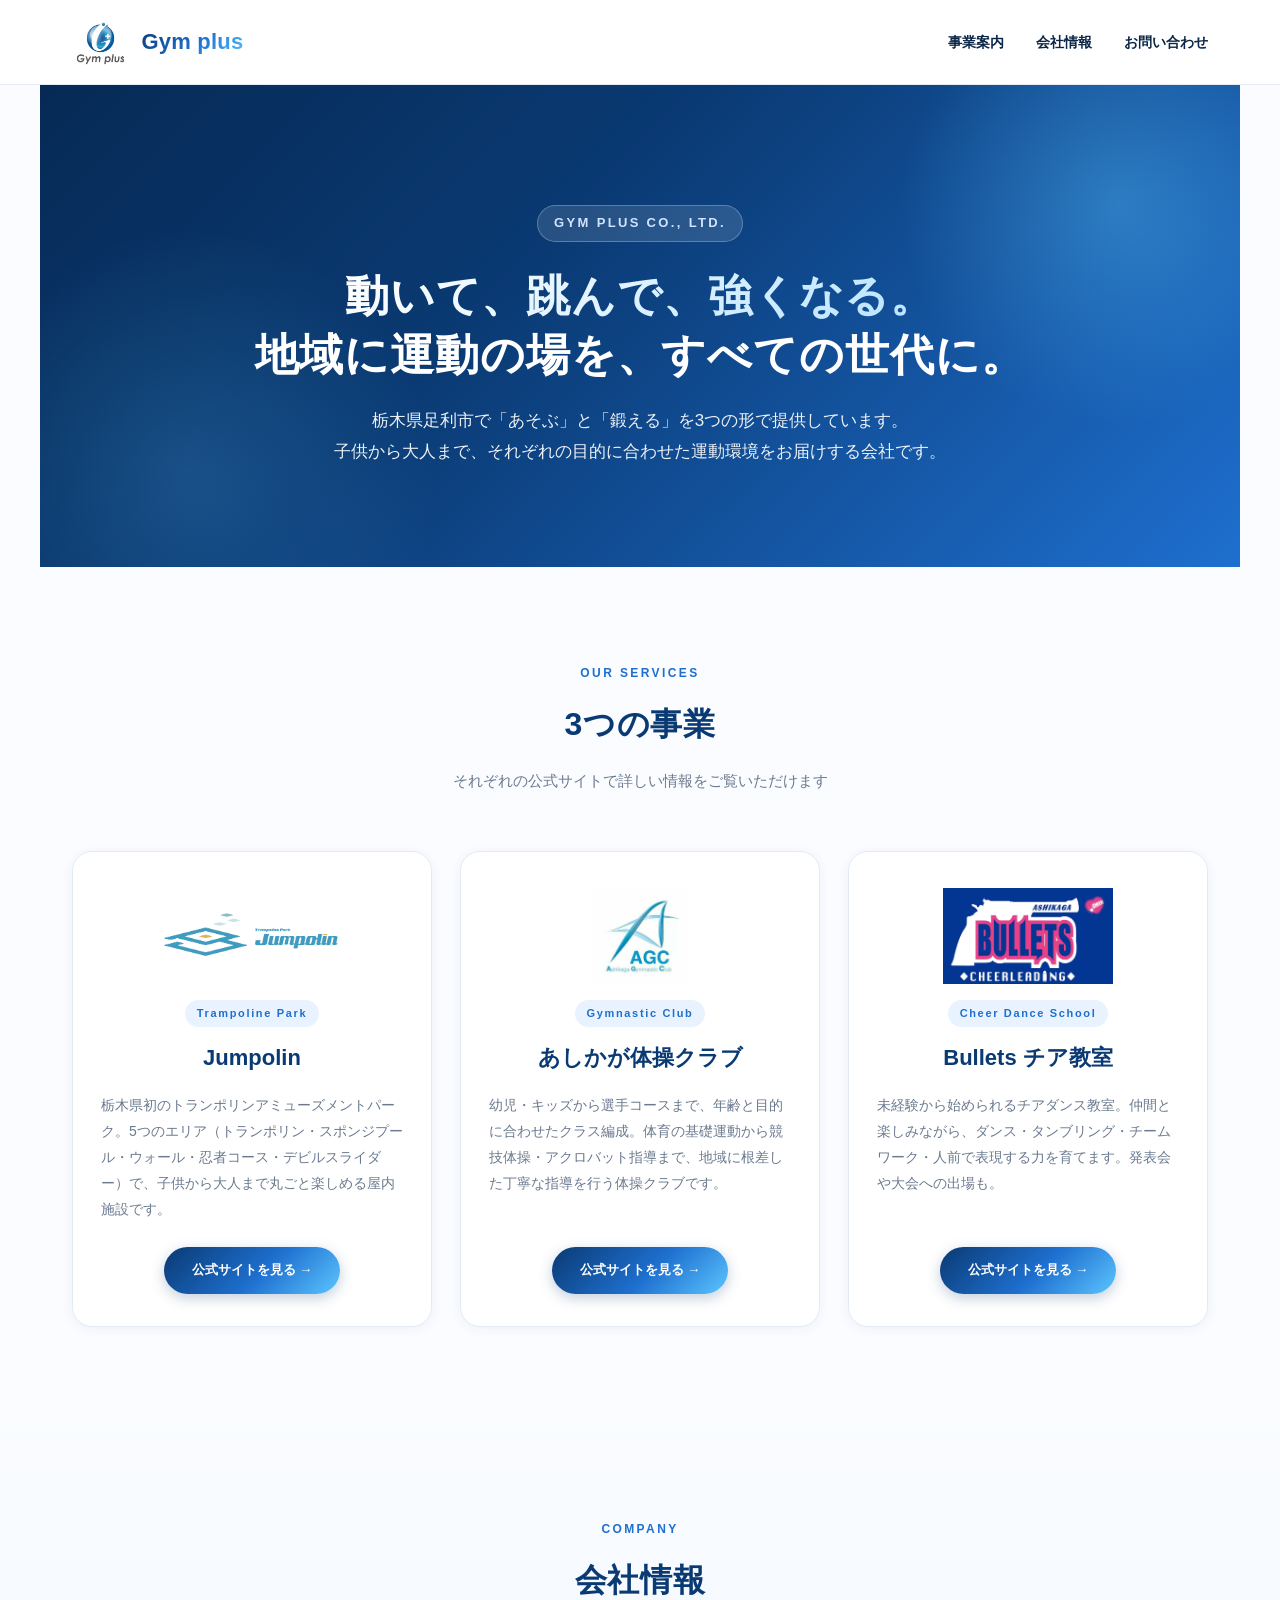
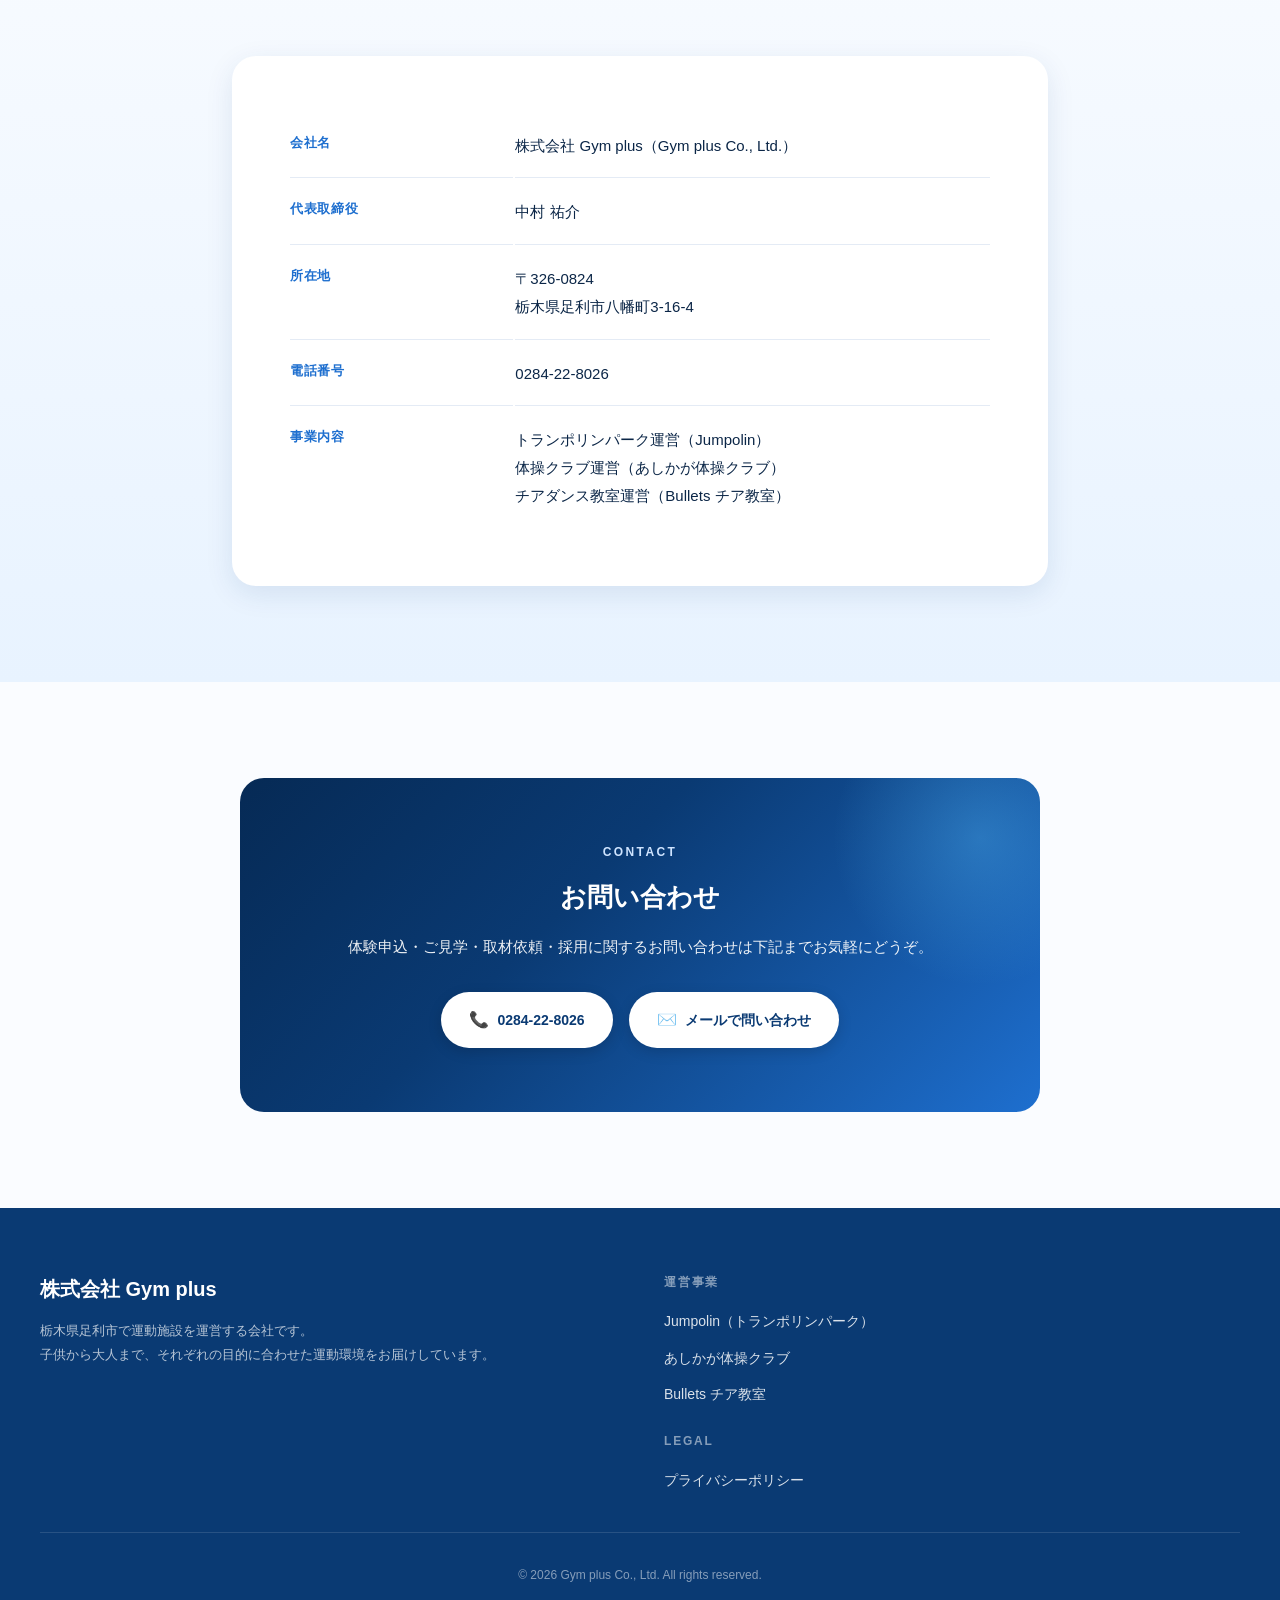
<file: index.html>
<!DOCTYPE html>
<html lang="ja">
<head>
<meta charset="UTF-8">
<meta name="viewport" content="width=device-width, initial-scale=1, viewport-fit=cover">
<title>株式会社Gym plus｜ジャンポリン・あしかが体操クラブ・Bullets チア教室</title>
<meta name="description" content="栃木県足利市で「あそぶ」と「鍛える」を提供する運動施設運営会社。Jumpolin（トランポリンパーク）・あしかが体操クラブ・Bullets チア教室を運営しています。">
<link rel="stylesheet" href="assets/style.css">
</head>
<body>

<header class="site-header">
  <div class="header-inner">
    <a href="/" class="brand">
      <img src="assets/logos/gymplus.jpg" alt="" onerror="this.style.display='none'">
      <span class="brand-text">Gym plus</span>
    </a>
    <nav class="nav">
      <a href="#services">事業案内</a>
      <a href="#about">会社情報</a>
      <a href="#contact">お問い合わせ</a>
    </nav>
  </div>
</header>

<section class="hero">
  <div class="hero-inner">
    <span class="eyebrow">Gym plus Co., Ltd.</span>
    <h1><span class="accent">動いて、跳んで、強くなる。</span><br>地域に運動の場を、すべての世代に。</h1>
    <p class="tagline">
      栃木県足利市で「あそぶ」と「鍛える」を3つの形で提供しています。<br>
      子供から大人まで、それぞれの目的に合わせた運動環境をお届けする会社です。
    </p>
  </div>
</section>

<section id="services">
  <div class="section-eyebrow">Our Services</div>
  <h2 class="section-title">3つの事業</h2>
  <p class="section-subtitle">それぞれの公式サイトで詳しい情報をご覧いただけます</p>

  <div class="services">

    <div class="service-card">
      <div class="logo-wrap">
        <img src="assets/logos/jumpolin.jpg" alt="Jumpolin" onerror="this.outerHTML='<div class=&quot;service-icon&quot;>🤸</div>'">
      </div>
      <span class="lead">Trampoline Park</span>
      <h3>Jumpolin</h3>
      <p>栃木県初のトランポリンアミューズメントパーク。5つのエリア（トランポリン・スポンジプール・ウォール・忍者コース・デビルスライダー）で、子供から大人まで丸ごと楽しめる屋内施設です。</p>
      <a href="https://jumpolin.net/" target="_blank" rel="noopener" class="link">公式サイトを見る →</a>
    </div>

    <div class="service-card">
      <div class="logo-wrap">
        <img src="assets/logos/agc.jpg" alt="AGC" onerror="this.outerHTML='<div class=&quot;service-icon&quot;>🤾</div>'">
      </div>
      <span class="lead">Gymnastic Club</span>
      <h3>あしかが体操クラブ</h3>
      <p>幼児・キッズから選手コースまで、年齢と目的に合わせたクラス編成。体育の基礎運動から競技体操・アクロバット指導まで、地域に根差した丁寧な指導を行う体操クラブです。</p>
      <a href="http://ashikaga-gymnastic-club.com/" target="_blank" rel="noopener" class="link">公式サイトを見る →</a>
    </div>

    <div class="service-card">
      <div class="logo-wrap">
        <img src="assets/logos/bullets.png" alt="Bullets">
      </div>
      <span class="lead">Cheer Dance School</span>
      <h3>Bullets チア教室</h3>
      <p>未経験から始められるチアダンス教室。仲間と楽しみながら、ダンス・タンブリング・チームワーク・人前で表現する力を育てます。発表会や大会への出場も。</p>
      <a href="https://bullets-gym.jp/" target="_blank" rel="noopener" class="link">公式サイトを見る →</a>
    </div>

  </div>
</section>

<div class="about-wrap" id="about">
  <div class="about-inner">
    <div class="section-eyebrow" style="margin-bottom:12px;">Company</div>
    <h2 class="section-title" style="margin-bottom:48px;">会社情報</h2>
    <div class="about-card">
      <table>
        <tr><th>会社名</th><td>株式会社 Gym plus（Gym plus Co., Ltd.）</td></tr>
        <tr><th>代表取締役</th><td>中村 祐介</td></tr>
        <tr><th>所在地</th><td>〒326-0824<br>栃木県足利市八幡町3-16-4</td></tr>
        <tr><th>電話番号</th><td>0284-22-8026</td></tr>
        <tr><th>事業内容</th><td>
          トランポリンパーク運営（Jumpolin）<br>
          体操クラブ運営（あしかが体操クラブ）<br>
          チアダンス教室運営（Bullets チア教室）
        </td></tr>
      </table>
    </div>
  </div>
</div>

<section class="contact" id="contact">
  <div class="contact-card">
    <div class="section-eyebrow" style="color:#cfe4ff;">Contact</div>
    <h2>お問い合わせ</h2>
    <p>体験申込・ご見学・取材依頼・採用に関するお問い合わせは下記までお気軽にどうぞ。</p>
    <div class="contact-channels">
      <a href="tel:0284228026" class="contact-btn">
        <span class="icon">📞</span> 0284-22-8026
      </a>
      <a href="mailto:gymplus0601@gmail.com" class="contact-btn">
        <span class="icon">✉️</span> メールで問い合わせ
      </a>
    </div>
  </div>
</section>

<footer class="site-footer">
  <div class="footer-inner">
    <div class="footer-top">
      <div>
        <div class="footer-brand">株式会社 Gym plus</div>
        <p class="footer-brand-desc">
          栃木県足利市で運動施設を運営する会社です。<br>
          子供から大人まで、それぞれの目的に合わせた運動環境をお届けしています。
        </p>
      </div>
      <div class="footer-links">
        <div class="group-title">運営事業</div>
        <a href="https://jumpolin.net/" target="_blank" rel="noopener">Jumpolin（トランポリンパーク）</a>
        <a href="http://ashikaga-gymnastic-club.com/" target="_blank" rel="noopener">あしかが体操クラブ</a>
        <a href="https://bullets-gym.jp/" target="_blank" rel="noopener">Bullets チア教室</a>
        <div class="group-title" style="margin-top:12px;">Legal</div>
        <a href="/privacy.html">プライバシーポリシー</a>
      </div>
    </div>
    <div class="copyright">© 2026 Gym plus Co., Ltd. All rights reserved.</div>
  </div>
</footer>

</body>
</html>
</file>
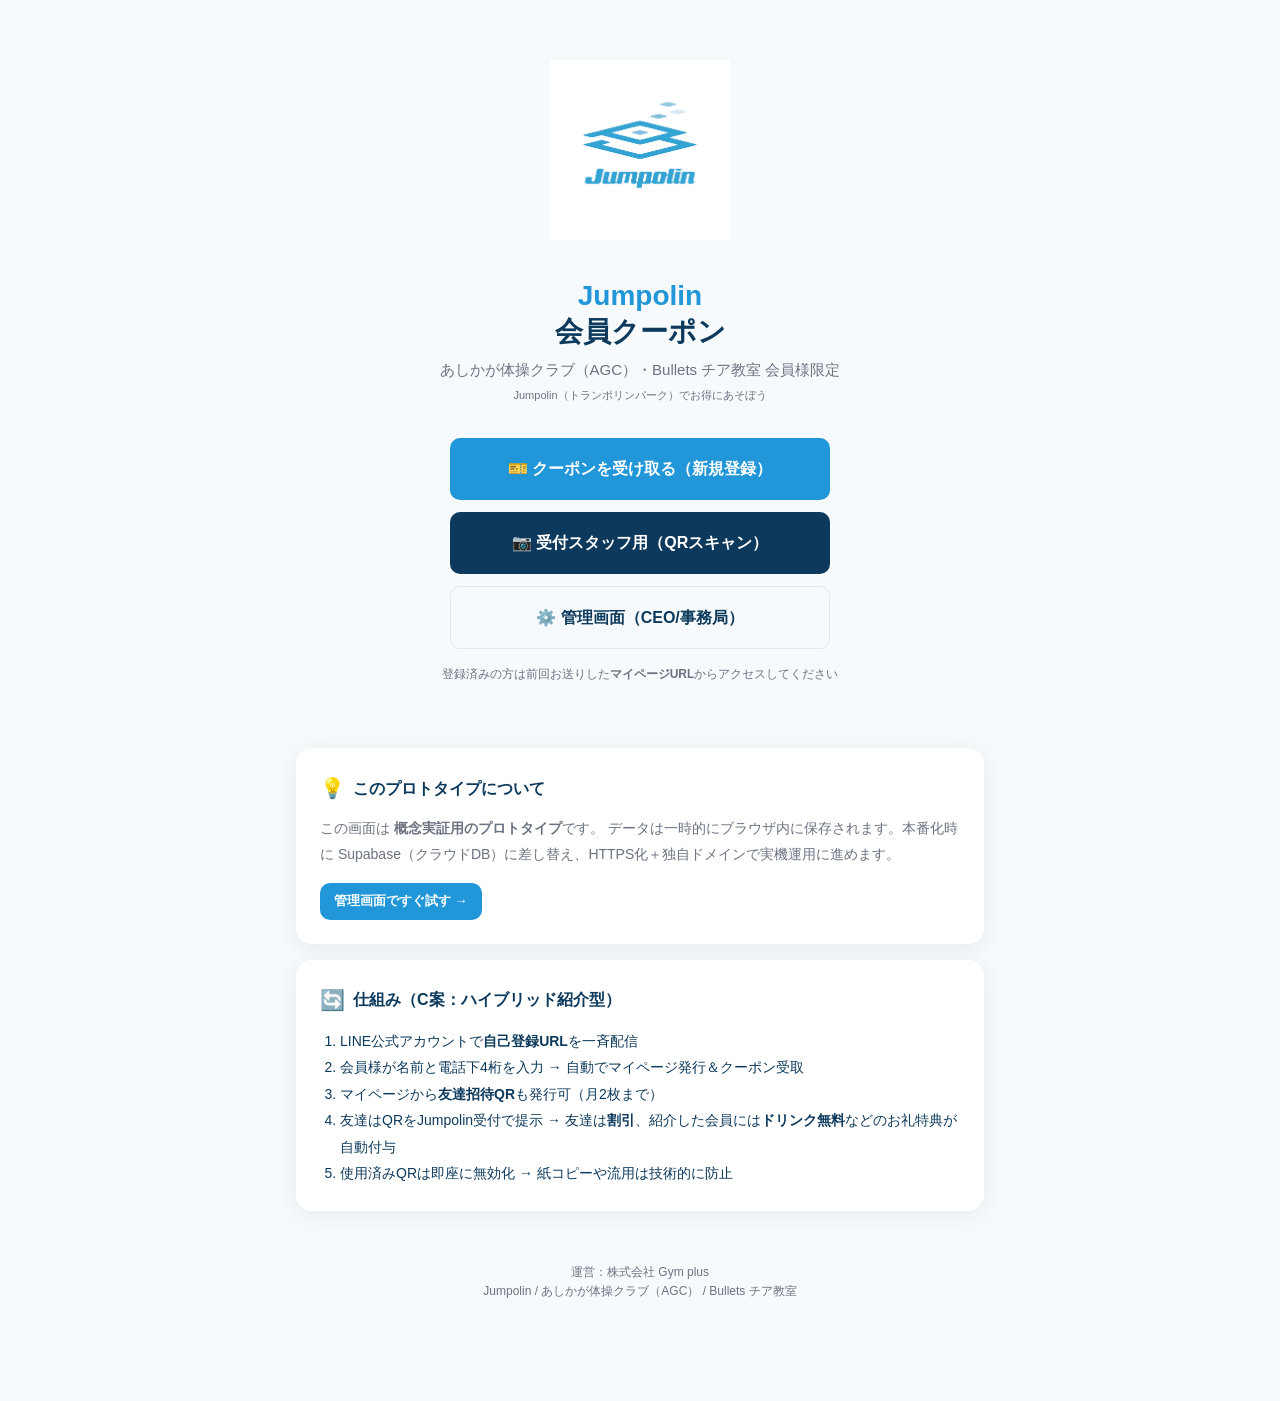
<file: coupon/index.html>
<!DOCTYPE html>
<html lang="ja">
<head>
<meta charset="UTF-8">
<meta name="viewport" content="width=device-width, initial-scale=1, viewport-fit=cover">
<title>Jumpolin クーポンシステム｜Gym plus</title>
<link rel="stylesheet" href="assets/style.css">
</head>
<body>

<div class="landing-hero">
  <div class="logo">
    <img src="assets/logos/jumpolin.jpg" alt="Jumpolin" onerror="this.outerHTML='🤸'"
         style="max-width: 180px; height: auto;">
  </div>
  <h1><span class="accent">Jumpolin</span><br>会員クーポン</h1>
  <p class="tagline">あしかが体操クラブ（AGC）・Bullets チア教室 会員様限定<br>
    <span style="font-size:11px;">Jumpolin（トランポリンパーク）でお得にあそぼう</span></p>

  <div class="landing-actions">
    <a href="join.html" class="btn btn-primary">
      🎫 クーポンを受け取る（新規登録）
    </a>
    <a href="staff.html" class="btn btn-secondary">
      📷 受付スタッフ用（QRスキャン）
    </a>
    <a href="admin.html" class="btn btn-outline">
      ⚙️ 管理画面（CEO/事務局）
    </a>
  </div>
  <p style="margin-top: 16px; font-size: 12px; color: var(--text-soft);">
    登録済みの方は前回お送りした<strong>マイページURL</strong>からアクセスしてください
  </p>
</div>

<div class="container">
  <div class="card">
    <div class="card-title">
      <span class="icon">💡</span>
      <span>このプロトタイプについて</span>
    </div>
    <p style="color: var(--text-soft); font-size: 14px; line-height: 1.8;">
      この画面は <strong>概念実証用のプロトタイプ</strong>です。
      データは一時的にブラウザ内に保存されます。本番化時に Supabase（クラウドDB）に差し替え、HTTPS化＋独自ドメインで実機運用に進めます。
    </p>
    <div style="margin-top: 16px; display: flex; gap: 8px; flex-wrap: wrap;">
      <a href="admin.html" class="btn btn-primary btn-sm">管理画面ですぐ試す →</a>
    </div>
  </div>

  <div class="card">
    <div class="card-title">
      <span class="icon">🔄</span>
      <span>仕組み（C案：ハイブリッド紹介型）</span>
    </div>
    <ol style="padding-left: 20px; color: var(--text); font-size: 14px; line-height: 1.9;">
      <li>LINE公式アカウントで<strong>自己登録URL</strong>を一斉配信</li>
      <li>会員様が名前と電話下4桁を入力 → 自動でマイページ発行＆クーポン受取</li>
      <li>マイページから<strong>友達招待QR</strong>も発行可（月2枚まで）</li>
      <li>友達はQRをJumpolin受付で提示 → 友達は<strong>割引</strong>、紹介した会員には<strong>ドリンク無料</strong>などのお礼特典が自動付与</li>
      <li>使用済みQRは即座に無効化 → 紙コピーや流用は技術的に防止</li>
    </ol>
  </div>

  <div style="text-align: center; margin-top: 32px; padding: 20px; color: var(--text-soft); font-size: 12px;">
    運営：株式会社 Gym plus<br>
    Jumpolin / あしかが体操クラブ（AGC） / Bullets チア教室
  </div>
</div>

<script src="assets/db.js"></script>
</body>
</html>
</file>
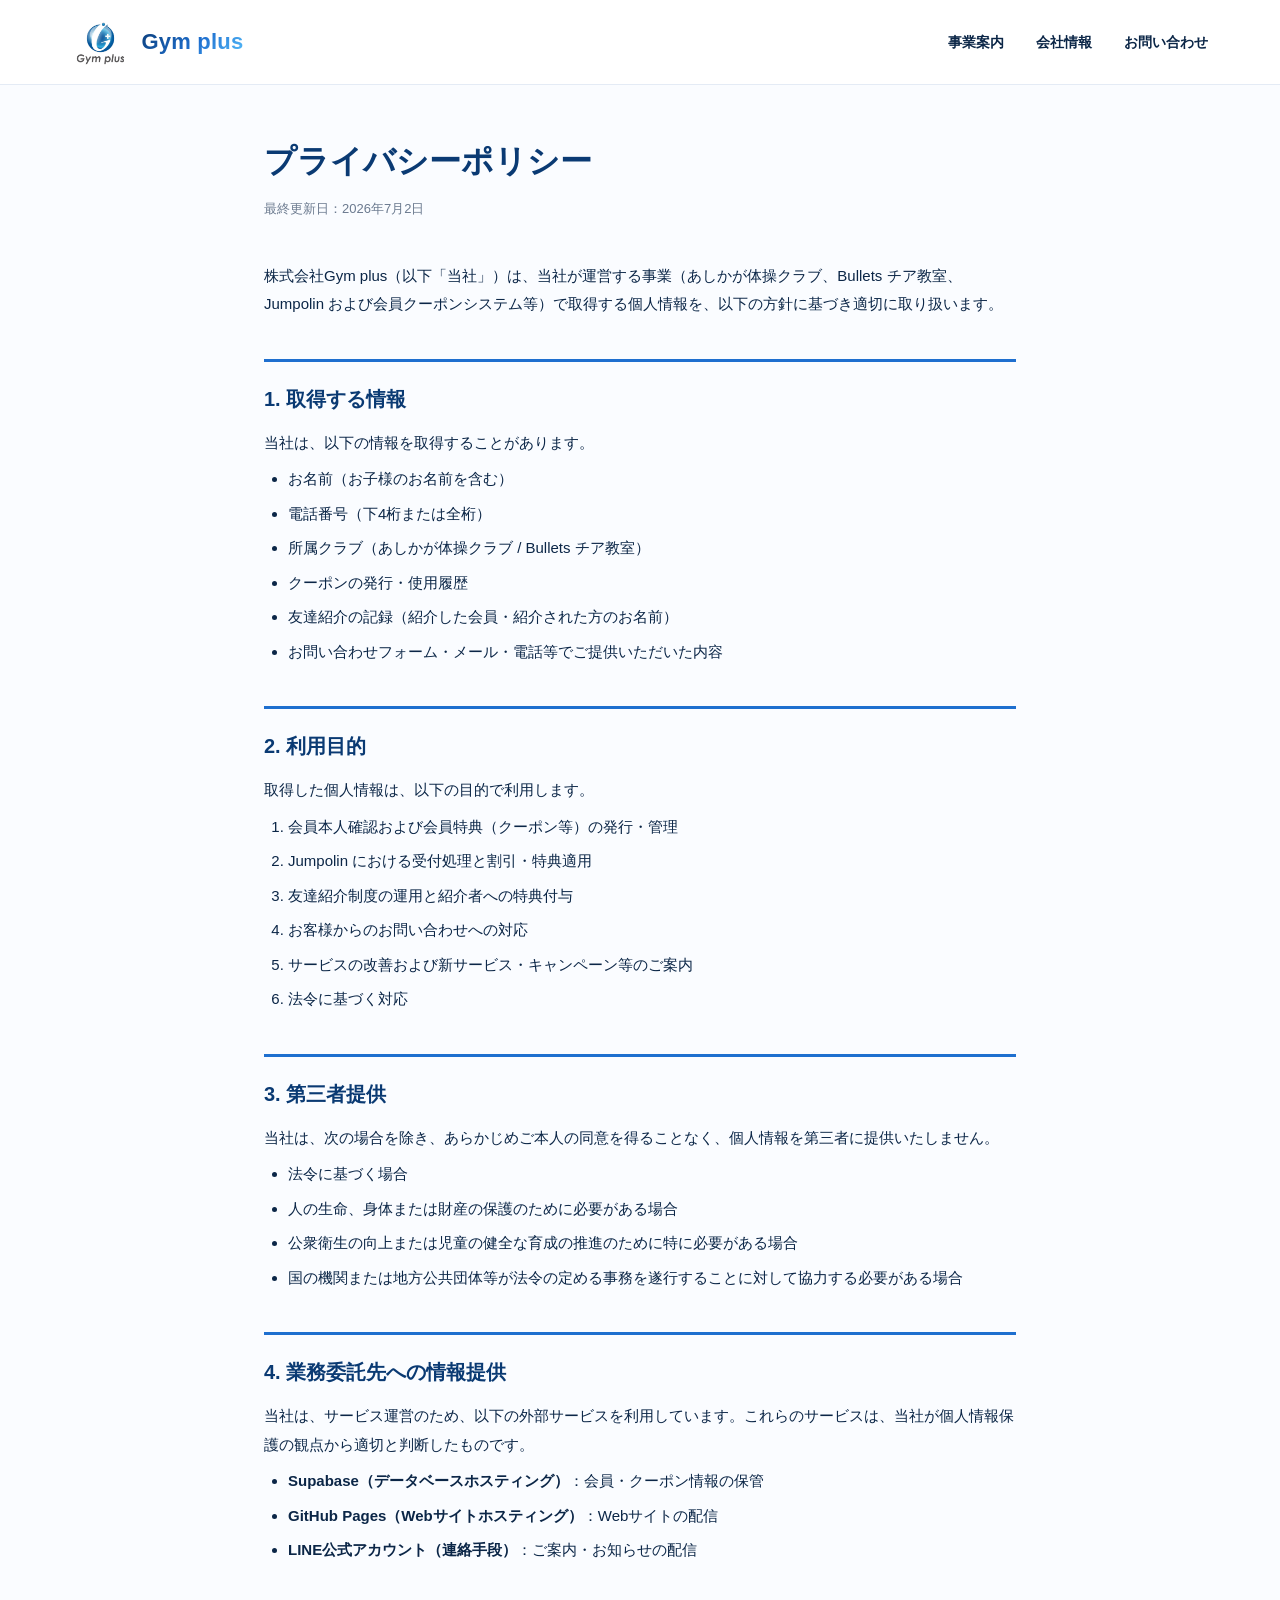
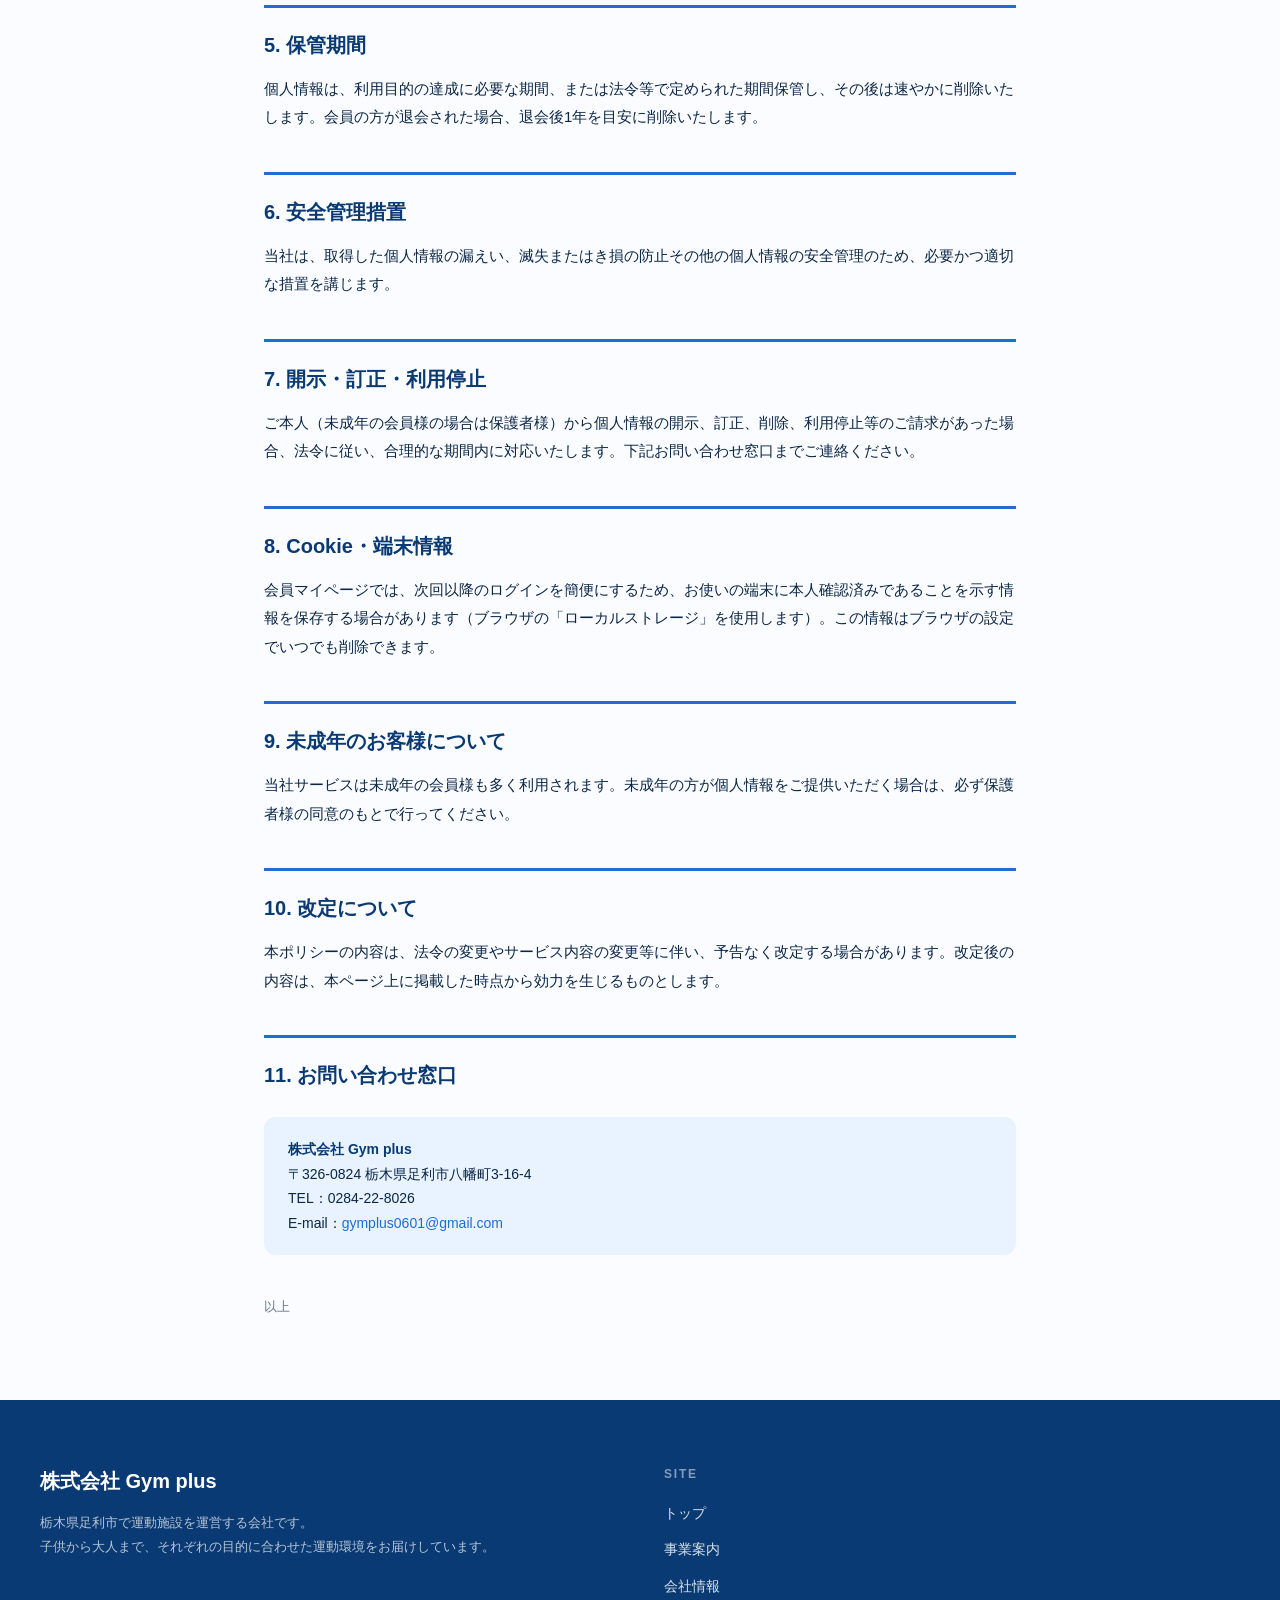
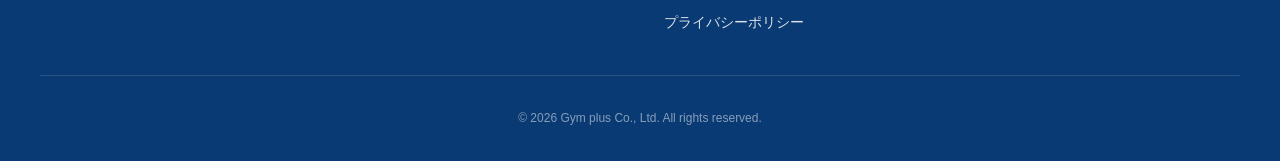
<file: privacy.html>
<!DOCTYPE html>
<html lang="ja">
<head>
<meta charset="UTF-8">
<meta name="viewport" content="width=device-width, initial-scale=1">
<title>プライバシーポリシー｜株式会社Gym plus</title>
<meta name="description" content="株式会社Gym plusの個人情報保護方針。">
<link rel="stylesheet" href="assets/style.css">
<style>
  .doc-wrap { max-width: 800px; margin: 0 auto; padding: 48px 24px 80px; }
  .doc-wrap h1 { font-size: 32px; color: var(--brand-deep); margin-bottom: 8px; }
  .doc-wrap .doc-meta { color: var(--ink-soft); font-size: 13px; margin-bottom: 40px; }
  .doc-wrap h2 { font-size: 20px; color: var(--brand-deep); margin: 40px 0 12px; padding-top: 8px; border-top: 3px solid var(--brand-mid); padding-top: 20px; }
  .doc-wrap h3 { font-size: 15px; color: var(--brand-mid); margin: 20px 0 8px; }
  .doc-wrap p, .doc-wrap li { font-size: 15px; line-height: 1.9; color: var(--ink); }
  .doc-wrap ul, .doc-wrap ol { padding-left: 24px; margin: 8px 0 16px; }
  .doc-wrap ul li, .doc-wrap ol li { margin-bottom: 6px; }
  .doc-wrap .contact-box { background: var(--brand-soft); padding: 20px 24px; border-radius: 12px; margin-top: 24px; font-size: 14px; }
  .doc-wrap .contact-box strong { color: var(--brand-deep); }
</style>
</head>
<body>

<header class="site-header">
  <div class="header-inner">
    <a href="/" class="brand">
      <img src="assets/logos/gymplus.jpg" alt="" onerror="this.style.display='none'">
      <span class="brand-text">Gym plus</span>
    </a>
    <nav class="nav">
      <a href="/#services">事業案内</a>
      <a href="/#about">会社情報</a>
      <a href="/#contact">お問い合わせ</a>
    </nav>
  </div>
</header>

<div class="doc-wrap">
  <h1>プライバシーポリシー</h1>
  <p class="doc-meta">最終更新日：2026年7月2日</p>

  <p>株式会社Gym plus（以下「当社」）は、当社が運営する事業（あしかが体操クラブ、Bullets チア教室、Jumpolin および会員クーポンシステム等）で取得する個人情報を、以下の方針に基づき適切に取り扱います。</p>

  <h2>1. 取得する情報</h2>
  <p>当社は、以下の情報を取得することがあります。</p>
  <ul>
    <li>お名前（お子様のお名前を含む）</li>
    <li>電話番号（下4桁または全桁）</li>
    <li>所属クラブ（あしかが体操クラブ / Bullets チア教室）</li>
    <li>クーポンの発行・使用履歴</li>
    <li>友達紹介の記録（紹介した会員・紹介された方のお名前）</li>
    <li>お問い合わせフォーム・メール・電話等でご提供いただいた内容</li>
  </ul>

  <h2>2. 利用目的</h2>
  <p>取得した個人情報は、以下の目的で利用します。</p>
  <ol>
    <li>会員本人確認および会員特典（クーポン等）の発行・管理</li>
    <li>Jumpolin における受付処理と割引・特典適用</li>
    <li>友達紹介制度の運用と紹介者への特典付与</li>
    <li>お客様からのお問い合わせへの対応</li>
    <li>サービスの改善および新サービス・キャンペーン等のご案内</li>
    <li>法令に基づく対応</li>
  </ol>

  <h2>3. 第三者提供</h2>
  <p>当社は、次の場合を除き、あらかじめご本人の同意を得ることなく、個人情報を第三者に提供いたしません。</p>
  <ul>
    <li>法令に基づく場合</li>
    <li>人の生命、身体または財産の保護のために必要がある場合</li>
    <li>公衆衛生の向上または児童の健全な育成の推進のために特に必要がある場合</li>
    <li>国の機関または地方公共団体等が法令の定める事務を遂行することに対して協力する必要がある場合</li>
  </ul>

  <h2>4. 業務委託先への情報提供</h2>
  <p>当社は、サービス運営のため、以下の外部サービスを利用しています。これらのサービスは、当社が個人情報保護の観点から適切と判断したものです。</p>
  <ul>
    <li><strong>Supabase（データベースホスティング）</strong>：会員・クーポン情報の保管</li>
    <li><strong>GitHub Pages（Webサイトホスティング）</strong>：Webサイトの配信</li>
    <li><strong>LINE公式アカウント（連絡手段）</strong>：ご案内・お知らせの配信</li>
  </ul>

  <h2>5. 保管期間</h2>
  <p>個人情報は、利用目的の達成に必要な期間、または法令等で定められた期間保管し、その後は速やかに削除いたします。会員の方が退会された場合、退会後1年を目安に削除いたします。</p>

  <h2>6. 安全管理措置</h2>
  <p>当社は、取得した個人情報の漏えい、滅失またはき損の防止その他の個人情報の安全管理のため、必要かつ適切な措置を講じます。</p>

  <h2>7. 開示・訂正・利用停止</h2>
  <p>ご本人（未成年の会員様の場合は保護者様）から個人情報の開示、訂正、削除、利用停止等のご請求があった場合、法令に従い、合理的な期間内に対応いたします。下記お問い合わせ窓口までご連絡ください。</p>

  <h2>8. Cookie・端末情報</h2>
  <p>会員マイページでは、次回以降のログインを簡便にするため、お使いの端末に本人確認済みであることを示す情報を保存する場合があります（ブラウザの「ローカルストレージ」を使用します）。この情報はブラウザの設定でいつでも削除できます。</p>

  <h2>9. 未成年のお客様について</h2>
  <p>当社サービスは未成年の会員様も多く利用されます。未成年の方が個人情報をご提供いただく場合は、必ず保護者様の同意のもとで行ってください。</p>

  <h2>10. 改定について</h2>
  <p>本ポリシーの内容は、法令の変更やサービス内容の変更等に伴い、予告なく改定する場合があります。改定後の内容は、本ページ上に掲載した時点から効力を生じるものとします。</p>

  <h2>11. お問い合わせ窓口</h2>
  <div class="contact-box">
    <strong>株式会社 Gym plus</strong><br>
    〒326-0824 栃木県足利市八幡町3-16-4<br>
    TEL：0284-22-8026<br>
    E-mail：<a href="mailto:gymplus0601@gmail.com">gymplus0601@gmail.com</a>
  </div>

  <p style="margin-top: 40px; font-size: 13px; color: var(--ink-soft);">以上</p>
</div>

<footer class="site-footer">
  <div class="footer-inner">
    <div class="footer-top">
      <div>
        <div class="footer-brand">株式会社 Gym plus</div>
        <p class="footer-brand-desc">
          栃木県足利市で運動施設を運営する会社です。<br>
          子供から大人まで、それぞれの目的に合わせた運動環境をお届けしています。
        </p>
      </div>
      <div class="footer-links">
        <div class="group-title">Site</div>
        <a href="/">トップ</a>
        <a href="/#services">事業案内</a>
        <a href="/#about">会社情報</a>
        <a href="/privacy.html">プライバシーポリシー</a>
      </div>
    </div>
    <div class="copyright">© 2026 Gym plus Co., Ltd. All rights reserved.</div>
  </div>
</footer>

</body>
</html>
</file>
<file: assets/style.css>
/* 株式会社Gym plus コーポレートサイト
 * ブランドカラー：Gym plus ロゴの青グラデーション（深い青→明るい青）
 */

:root {
  --brand-deep: #0a3a73;      /* 深い青（ロゴの濃い部分） */
  --brand-mid: #1e6fcf;       /* ミッドブルー */
  --brand-bright: #5cc5ff;    /* 明るい青（ロゴのハイライト） */
  --brand-soft: #e8f3ff;      /* 淡い青背景 */
  --ink: #0b2647;             /* 文字色（ネイビー寄り） */
  --ink-soft: #6b7a8f;
  --line: #e4ebf5;
  --bg: #fafcff;
  --card: #ffffff;
  --shadow-sm: 0 2px 12px rgba(10, 58, 115, 0.06);
  --shadow-md: 0 8px 28px rgba(10, 58, 115, 0.10);
  --shadow-lg: 0 16px 48px rgba(10, 58, 115, 0.18);
  --gradient-brand: linear-gradient(135deg, #0a3a73 0%, #1e6fcf 55%, #5cc5ff 100%);
  --gradient-hero: linear-gradient(135deg, #062a55 0%, #0a3a73 40%, #1e6fcf 100%);
}

* { box-sizing: border-box; margin: 0; padding: 0; }

html, body {
  font-family: -apple-system, BlinkMacSystemFont, "Hiragino Kaku Gothic ProN",
    "Hiragino Sans", "Yu Gothic UI", "Meiryo", sans-serif;
  background: var(--bg);
  color: var(--ink);
  line-height: 1.75;
  -webkit-font-smoothing: antialiased;
  font-feature-settings: "palt";
}

a { color: var(--brand-mid); text-decoration: none; transition: color 0.2s; }
a:hover { color: var(--brand-deep); }

img { max-width: 100%; height: auto; }

/* ============ ヘッダー ============ */
.site-header {
  background: rgba(255, 255, 255, 0.95);
  backdrop-filter: saturate(180%) blur(16px);
  -webkit-backdrop-filter: saturate(180%) blur(16px);
  border-bottom: 1px solid var(--line);
  position: sticky;
  top: 0;
  z-index: 100;
}
.header-inner {
  max-width: 1200px;
  margin: 0 auto;
  padding: 16px 32px;
  display: flex;
  align-items: center;
  justify-content: space-between;
}
.brand {
  display: flex;
  align-items: center;
  gap: 12px;
  color: var(--brand-deep);
  font-size: 22px;
  font-weight: 700;
  letter-spacing: 0.01em;
}
.brand img {
  height: 52px;
  width: auto;
  object-fit: contain;
}
.brand .brand-text {
  background: var(--gradient-brand);
  -webkit-background-clip: text;
  background-clip: text;
  color: transparent;
  font-weight: 800;
}
.nav {
  display: flex;
  gap: 32px;
  align-items: center;
  font-size: 14px;
  font-weight: 600;
}
.nav a {
  color: var(--ink);
  position: relative;
  padding: 6px 0;
}
.nav a::after {
  content: '';
  position: absolute;
  left: 0;
  bottom: -2px;
  height: 2px;
  width: 0;
  background: var(--brand-mid);
  transition: width 0.2s;
}
.nav a:hover::after { width: 100%; }

/* ============ ヒーロー ============ */
.hero {
  background: var(--gradient-hero);
  color: #fff;
  padding: 120px 32px 100px;
  text-align: center;
  position: relative;
  overflow: hidden;
}
.hero::before {
  content: '';
  position: absolute;
  top: -120px;
  right: -120px;
  width: 480px;
  height: 480px;
  background: radial-gradient(circle, rgba(92, 197, 255, 0.35) 0%, transparent 65%);
  border-radius: 50%;
  pointer-events: none;
}
.hero::after {
  content: '';
  position: absolute;
  bottom: -180px;
  left: -120px;
  width: 540px;
  height: 540px;
  background: radial-gradient(circle, rgba(92, 197, 255, 0.18) 0%, transparent 65%);
  border-radius: 50%;
  pointer-events: none;
}
.hero-inner {
  max-width: 880px;
  margin: 0 auto;
  position: relative;
  z-index: 1;
}
.hero .eyebrow {
  display: inline-block;
  font-size: 13px;
  font-weight: 600;
  letter-spacing: 0.18em;
  text-transform: uppercase;
  padding: 6px 16px;
  background: rgba(255, 255, 255, 0.12);
  border: 1px solid rgba(255, 255, 255, 0.25);
  border-radius: 999px;
  margin-bottom: 24px;
  color: #cfe4ff;
}
.hero h1 {
  font-size: 44px;
  font-weight: 800;
  line-height: 1.35;
  margin-bottom: 20px;
  letter-spacing: 0.02em;
}
.hero h1 .accent {
  background: linear-gradient(135deg, #ffffff 0%, #b8e4ff 100%);
  -webkit-background-clip: text;
  background-clip: text;
  color: transparent;
}
.hero .tagline {
  font-size: 17px;
  opacity: 0.92;
  margin: 0 auto;
  line-height: 1.85;
  max-width: 640px;
}

/* ============ セクション共通 ============ */
section {
  max-width: 1200px;
  margin: 0 auto;
  padding: 96px 32px;
}
.section-eyebrow {
  text-align: center;
  font-size: 12px;
  font-weight: 700;
  letter-spacing: 0.2em;
  text-transform: uppercase;
  color: var(--brand-mid);
  margin-bottom: 12px;
}
.section-title {
  text-align: center;
  font-size: 32px;
  font-weight: 800;
  color: var(--brand-deep);
  margin-bottom: 16px;
  letter-spacing: 0.02em;
}
.section-subtitle {
  text-align: center;
  color: var(--ink-soft);
  margin-bottom: 56px;
  font-size: 15px;
}

/* ============ 3事業カード ============ */
.services {
  display: grid;
  grid-template-columns: repeat(3, 1fr);
  gap: 28px;
}
.service-card {
  background: var(--card);
  border-radius: 20px;
  padding: 36px 28px 32px;
  box-shadow: var(--shadow-sm);
  border: 1px solid var(--line);
  text-align: center;
  transition: transform 0.25s, box-shadow 0.25s, border-color 0.25s;
  display: flex;
  flex-direction: column;
  position: relative;
  overflow: hidden;
}
.service-card::before {
  content: '';
  position: absolute;
  top: 0;
  left: 0;
  right: 0;
  height: 4px;
  background: var(--gradient-brand);
  transform: scaleX(0);
  transform-origin: left;
  transition: transform 0.3s;
}
.service-card:hover {
  transform: translateY(-6px);
  box-shadow: var(--shadow-md);
  border-color: rgba(30, 111, 207, 0.2);
}
.service-card:hover::before { transform: scaleX(1); }

.service-card .logo-wrap {
  display: flex;
  justify-content: center;
  align-items: center;
  height: 96px;
  margin-bottom: 16px;
}
.service-card .logo-wrap img {
  max-height: 96px;
  max-width: 180px;
  object-fit: contain;
}
.service-card .service-icon {
  font-size: 56px;
  line-height: 1;
}
.service-card .lead {
  display: inline-block;
  font-size: 11px;
  font-weight: 700;
  letter-spacing: 0.15em;
  color: var(--brand-mid);
  background: var(--brand-soft);
  padding: 4px 12px;
  border-radius: 999px;
  margin-bottom: 12px;
  align-self: center;
}
.service-card h3 {
  font-size: 22px;
  color: var(--brand-deep);
  margin-bottom: 16px;
  font-weight: 800;
}
.service-card p {
  font-size: 14px;
  color: var(--ink-soft);
  margin-bottom: 24px;
  line-height: 1.85;
  flex-grow: 1;
  text-align: left;
}
.service-card .link {
  display: inline-flex;
  align-items: center;
  gap: 6px;
  background: var(--gradient-brand);
  color: #fff;
  padding: 12px 28px;
  border-radius: 999px;
  font-weight: 600;
  font-size: 13px;
  align-self: center;
  transition: transform 0.2s, box-shadow 0.2s;
  box-shadow: 0 4px 14px rgba(10, 58, 115, 0.25);
}
.service-card .link:hover {
  transform: translateY(-2px);
  box-shadow: 0 8px 20px rgba(10, 58, 115, 0.35);
  color: #fff;
}

/* ============ 会社情報 ============ */
.about-wrap {
  background: linear-gradient(180deg, transparent 0%, var(--brand-soft) 100%);
  padding-top: 96px;
  padding-bottom: 96px;
  margin: 0;
  max-width: none;
}
.about-inner {
  max-width: 880px;
  margin: 0 auto;
  padding: 0 32px;
}
.about-card {
  background: #fff;
  border-radius: 24px;
  padding: 56px;
  box-shadow: var(--shadow-md);
}
.about-card table {
  width: 100%;
  font-size: 15px;
}
.about-card th, .about-card td {
  text-align: left;
  padding: 18px 0;
  border-bottom: 1px solid var(--line);
  vertical-align: top;
}
.about-card tr:last-child th, .about-card tr:last-child td { border-bottom: none; }
.about-card th {
  width: 32%;
  color: var(--brand-mid);
  font-weight: 600;
  font-size: 13px;
  letter-spacing: 0.05em;
}
.about-card td {
  color: var(--ink);
  line-height: 1.85;
}

/* ============ お問い合わせ ============ */
.contact {
  text-align: center;
  padding-top: 96px;
  padding-bottom: 96px;
}
.contact-card {
  background: var(--gradient-hero);
  border-radius: 24px;
  padding: 64px 40px;
  color: #fff;
  max-width: 800px;
  margin: 0 auto;
  position: relative;
  overflow: hidden;
}
.contact-card::before {
  content: '';
  position: absolute;
  top: -100px;
  right: -100px;
  width: 320px;
  height: 320px;
  background: radial-gradient(circle, rgba(92, 197, 255, 0.3) 0%, transparent 65%);
  border-radius: 50%;
}
.contact-card h2 {
  font-size: 26px;
  font-weight: 800;
  margin-bottom: 14px;
  position: relative;
}
.contact-card p {
  font-size: 15px;
  opacity: 0.92;
  margin-bottom: 32px;
  position: relative;
}
.contact-channels {
  display: flex;
  gap: 16px;
  justify-content: center;
  flex-wrap: wrap;
  position: relative;
}
.contact-btn {
  display: inline-flex;
  align-items: center;
  gap: 8px;
  background: #fff;
  color: var(--brand-deep);
  padding: 14px 28px;
  border-radius: 999px;
  font-weight: 700;
  font-size: 14px;
  transition: transform 0.2s, box-shadow 0.2s;
  box-shadow: 0 4px 14px rgba(0, 0, 0, 0.15);
}
.contact-btn:hover {
  transform: translateY(-2px);
  box-shadow: 0 8px 20px rgba(0, 0, 0, 0.2);
  color: var(--brand-deep);
}
.contact-btn .icon { font-size: 16px; }

/* ============ フッター ============ */
.site-footer {
  background: var(--brand-deep);
  color: #fff;
  padding: 64px 32px 32px;
}
.footer-inner {
  max-width: 1200px;
  margin: 0 auto;
}
.footer-top {
  display: grid;
  grid-template-columns: 1fr 1fr;
  gap: 48px;
  padding-bottom: 40px;
  border-bottom: 1px solid rgba(255, 255, 255, 0.12);
}
.footer-brand {
  font-size: 20px;
  font-weight: 800;
  margin-bottom: 12px;
}
.footer-brand-desc {
  font-size: 13px;
  opacity: 0.7;
  line-height: 1.85;
}
.footer-links {
  display: flex;
  flex-direction: column;
  gap: 12px;
  font-size: 14px;
}
.footer-links a {
  color: rgba(255, 255, 255, 0.85);
}
.footer-links a:hover {
  color: #5cc5ff;
}
.footer-links .group-title {
  font-size: 12px;
  font-weight: 700;
  letter-spacing: 0.15em;
  text-transform: uppercase;
  opacity: 0.5;
  margin-bottom: 4px;
}
.copyright {
  text-align: center;
  font-size: 12px;
  opacity: 0.5;
  margin-top: 32px;
}

/* ============ レスポンシブ ============ */
@media (max-width: 900px) {
  .services { grid-template-columns: 1fr; gap: 20px; }
  .hero h1 { font-size: 32px; }
  .hero { padding: 80px 24px 64px; }
  section { padding: 64px 24px; }
  .about-wrap, .contact { padding-top: 64px; padding-bottom: 64px; }
  .about-card { padding: 32px 24px; }
  .contact-card { padding: 40px 24px; }
  .header-inner { padding: 14px 20px; }
  .footer-top { grid-template-columns: 1fr; gap: 32px; }
}

@media (max-width: 600px) {
  .nav { gap: 16px; font-size: 13px; }
  .hero h1 { font-size: 26px; }
  .hero .tagline { font-size: 14px; }
  .section-title { font-size: 24px; }
  .brand { font-size: 18px; }
  .brand img { height: 32px; }
  .about-card th, .about-card td { display: block; width: 100%; padding: 8px 0; }
  .about-card th { padding-top: 16px; }
}
</file>
<file: coupon/assets/style.css>
/* Gym plus トランポリンパーク クーポンシステム - 共通スタイル */

:root {
  /* ブランドカラー: 3ロゴ（Jumpolin/Gym plus/AGC）すべて青系のためメインを青に */
  --primary: #2196d8;          /* Jumpolin ブルー（メイン） */
  --primary-dark: #1976b8;
  --primary-soft: #e3f2fd;
  --secondary: #0d3a5c;        /* Gym plus 深い青 */
  --accent: #ff6b35;           /* サブ：オレンジ（重要アクション・キャッチー） */
  --accent-dark: #e85a2a;
  --accent-soft: #fef0e8;
  --bg: #f7fafc;
  --card: #ffffff;
  --text: #0d3a5c;
  --text-soft: #6b7280;
  --border: #e5e7eb;
  --success: #10b981;
  --warn: #f59e0b;
  --danger: #ef4444;
  --shadow: 0 4px 20px rgba(13, 58, 92, 0.08);
  --shadow-lg: 0 12px 40px rgba(13, 58, 92, 0.14);
}

* { box-sizing: border-box; margin: 0; padding: 0; }

html, body {
  font-family: -apple-system, BlinkMacSystemFont, "Hiragino Kaku Gothic ProN",
    "Hiragino Sans", "Yu Gothic UI", "Meiryo", sans-serif;
  background: var(--bg);
  color: var(--text);
  line-height: 1.6;
  -webkit-font-smoothing: antialiased;
}

a { color: var(--primary); text-decoration: none; }
a:hover { text-decoration: underline; }

.container {
  max-width: 720px;
  margin: 0 auto;
  padding: 24px 16px 80px;
}

.container-wide {
  max-width: 1100px;
  margin: 0 auto;
  padding: 24px 16px 80px;
}

/* ヘッダー */
.app-header {
  background: linear-gradient(135deg, var(--secondary) 0%, var(--primary-dark) 100%);
  color: #fff;
  padding: 20px 16px;
  position: sticky;
  top: 0;
  z-index: 10;
  box-shadow: 0 2px 12px rgba(13, 58, 92, 0.18);
}

.app-header-inner {
  max-width: 1100px;
  margin: 0 auto;
  display: flex;
  align-items: center;
  justify-content: space-between;
  gap: 12px;
}

.app-header h1 {
  font-size: 18px;
  font-weight: 700;
  letter-spacing: 0.02em;
  display: flex;
  align-items: center;
  gap: 8px;
}

.app-header-logo {
  height: 28px;
  width: auto;
  filter: brightness(0) invert(1);  /* 暗い背景に白で表示（青ロゴが透ける場合に備え） */
  opacity: 0.95;
}

.app-footer {
  text-align: center;
  margin-top: 32px;
  padding: 20px 16px;
  color: var(--text-soft);
  font-size: 11px;
  line-height: 1.7;
}
.app-footer img {
  height: 24px;
  vertical-align: middle;
  margin: 0 4px;
}

.app-header h1 .badge {
  background: var(--accent);
  color: #fff;
  font-size: 11px;
  font-weight: 600;
  padding: 2px 8px;
  border-radius: 4px;
  letter-spacing: 0.05em;
}

.app-header .nav-link {
  color: rgba(255, 255, 255, 0.85);
  font-size: 13px;
  text-decoration: none;
}

.app-header .nav-link:hover {
  color: #fff;
}

/* カード */
.card {
  background: var(--card);
  border-radius: 16px;
  padding: 24px;
  box-shadow: var(--shadow);
  margin-bottom: 16px;
}

.card-title {
  font-size: 16px;
  font-weight: 700;
  margin-bottom: 12px;
  color: var(--secondary);
  display: flex;
  align-items: center;
  gap: 8px;
}

.card-title .icon {
  font-size: 20px;
}

.card-subtitle {
  font-size: 13px;
  color: var(--text-soft);
  margin-bottom: 16px;
}

/* ボタン */
.btn {
  display: inline-flex;
  align-items: center;
  justify-content: center;
  gap: 6px;
  padding: 12px 20px;
  border-radius: 10px;
  border: none;
  font-size: 15px;
  font-weight: 600;
  cursor: pointer;
  transition: transform 0.1s, box-shadow 0.2s, background 0.2s;
  text-decoration: none;
  font-family: inherit;
}

.btn:active { transform: scale(0.98); }
.btn:hover { text-decoration: none; }

/* メインボタン: ブランド青（ナビゲーション/汎用） */
.btn-primary {
  background: var(--primary);
  color: #fff;
}
.btn-primary:hover { background: var(--primary-dark); }

/* アクセントボタン: オレンジ（「受付で使う」「招待QRを発行する」など重要アクション） */
.btn-accent {
  background: var(--accent);
  color: #fff;
}
.btn-accent:hover { background: var(--accent-dark); }

.btn-secondary {
  background: var(--secondary);
  color: #fff;
}

.btn-outline {
  background: transparent;
  border: 1.5px solid var(--border);
  color: var(--text);
}
.btn-outline:hover { background: #f3f4f6; }

.btn-ghost {
  background: transparent;
  color: var(--text-soft);
  padding: 8px 12px;
  font-size: 13px;
}

.btn-full { width: 100%; }
.btn-sm { padding: 8px 14px; font-size: 13px; white-space: nowrap; }
.btn { white-space: nowrap; }

/* 入力 */
.form-group { margin-bottom: 16px; }
.form-label {
  display: block;
  font-size: 13px;
  font-weight: 600;
  color: var(--text);
  margin-bottom: 6px;
}
.form-input, .form-select {
  width: 100%;
  padding: 12px 14px;
  border: 1.5px solid var(--border);
  border-radius: 10px;
  font-size: 15px;
  background: #fff;
  font-family: inherit;
  transition: border-color 0.2s;
}
.form-input:focus, .form-select:focus {
  outline: none;
  border-color: var(--primary);
  box-shadow: 0 0 0 3px rgba(33, 150, 216, 0.12);
}
.form-help {
  font-size: 12px;
  color: var(--text-soft);
  margin-top: 4px;
}

/* バッジ */
.badge-status {
  display: inline-block;
  padding: 4px 10px;
  border-radius: 6px;
  font-size: 11px;
  font-weight: 700;
  letter-spacing: 0.05em;
  text-transform: uppercase;
  white-space: nowrap;
  flex-shrink: 0;
}
.badge-available { background: #ecfdf5; color: #047857; }
.badge-used { background: #f3f4f6; color: #6b7280; }
.badge-expired { background: #fef3c7; color: #92400e; }
.badge-referral { background: var(--accent-soft); color: var(--accent-dark); }

/* クーポンカード（ブランド青ボーダー + サブのオレンジでアクション喚起） */
.coupon {
  background: linear-gradient(135deg, #fff 0%, var(--primary-soft) 100%);
  border: 2px solid var(--primary);
  border-radius: 16px;
  padding: 20px;
  margin-bottom: 12px;
  position: relative;
  overflow: hidden;
}

.coupon.used {
  background: #f9fafb;
  border-color: var(--border);
  opacity: 0.7;
}

.coupon-type {
  font-size: 11px;
  font-weight: 700;
  color: var(--accent);
  letter-spacing: 0.1em;
  text-transform: uppercase;
  margin-bottom: 4px;
}

.coupon.used .coupon-type { color: var(--text-soft); }

.coupon-title {
  font-size: 20px;
  font-weight: 800;
  color: var(--secondary);
  margin-bottom: 4px;
}

.coupon-meta {
  font-size: 12px;
  color: var(--text-soft);
  display: flex;
  gap: 12px;
  margin-top: 8px;
}

.coupon-actions {
  margin-top: 14px;
  display: flex;
  gap: 8px;
}

/* QRコンテナ */
.qr-display {
  display: flex;
  flex-direction: column;
  align-items: center;
  padding: 24px;
  background: #fff;
  border: 1.5px dashed var(--border);
  border-radius: 12px;
  margin: 16px 0;
}
.qr-display img, .qr-display canvas {
  border-radius: 8px;
}
.qr-display .qr-caption {
  margin-top: 12px;
  font-size: 13px;
  color: var(--text-soft);
  text-align: center;
}

#qr-reader {
  width: 100%;
  max-width: 420px;
  margin: 0 auto;
}

/* リスト */
.student-row {
  display: flex;
  justify-content: space-between;
  align-items: center;
  padding: 14px 0;
  border-bottom: 1px solid var(--border);
}
.student-row:last-child { border-bottom: none; }
.student-row .name {
  font-weight: 600;
  font-size: 15px;
}
.student-row .meta {
  font-size: 12px;
  color: var(--text-soft);
}
.student-row .actions {
  display: flex;
  gap: 6px;
}

/* タブ */
.tabs {
  display: flex;
  gap: 4px;
  background: #f3f4f6;
  padding: 4px;
  border-radius: 10px;
  margin-bottom: 20px;
  overflow-x: auto;
  scrollbar-width: thin;
}
.tab {
  flex: 1 0 auto;
  padding: 10px 14px;
  text-align: center;
  border-radius: 8px;
  font-size: 14px;
  font-weight: 600;
  cursor: pointer;
  color: var(--text-soft);
  transition: all 0.2s;
  white-space: nowrap;
}
.tab.active {
  background: #fff;
  color: var(--primary);
  box-shadow: 0 1px 4px rgba(13, 58, 92, 0.08);
}

/* スキャン結果 */
.scan-result {
  padding: 24px;
  border-radius: 12px;
  text-align: center;
  margin-top: 16px;
}
.scan-result.ok {
  background: #ecfdf5;
  border: 2px solid var(--success);
}
.scan-result.ng {
  background: #fef2f2;
  border: 2px solid var(--danger);
}
.scan-result.warn {
  background: #fffbeb;
  border: 2px solid var(--warn);
}
.scan-result .big-icon {
  font-size: 64px;
  line-height: 1;
  margin-bottom: 8px;
}
.scan-result .big-title {
  font-size: 22px;
  font-weight: 800;
  margin-bottom: 4px;
}
.scan-result .detail {
  font-size: 14px;
  color: var(--text-soft);
  margin-bottom: 12px;
}

/* 統計カード */
.stats {
  display: grid;
  grid-template-columns: repeat(auto-fit, minmax(140px, 1fr));
  gap: 12px;
  margin-bottom: 16px;
}
.stat-card {
  background: var(--card);
  padding: 16px;
  border-radius: 12px;
  box-shadow: var(--shadow);
}
.stat-card .label {
  font-size: 12px;
  color: var(--text-soft);
  margin-bottom: 4px;
}
.stat-card .value {
  font-size: 24px;
  font-weight: 800;
  color: var(--secondary);
}

/* テーブル */
.table {
  width: 100%;
  border-collapse: collapse;
  font-size: 14px;
}
.table th, .table td {
  padding: 12px 8px;
  text-align: left;
  border-bottom: 1px solid var(--border);
}
.table th {
  font-size: 12px;
  color: var(--text-soft);
  font-weight: 600;
  text-transform: uppercase;
  letter-spacing: 0.05em;
}
.table .url-cell {
  font-family: ui-monospace, "SF Mono", Menlo, monospace;
  font-size: 11px;
  color: var(--text-soft);
  word-break: break-all;
}

/* トースト */
#toast {
  position: fixed;
  bottom: 24px;
  left: 50%;
  transform: translateX(-50%) translateY(100px);
  background: var(--secondary);
  color: #fff;
  padding: 12px 20px;
  border-radius: 8px;
  box-shadow: var(--shadow-lg);
  font-size: 14px;
  opacity: 0;
  transition: opacity 0.2s, transform 0.2s;
  z-index: 100;
}
#toast.show {
  opacity: 1;
  transform: translateX(-50%) translateY(0);
}

/* ランディング */
.landing-hero {
  text-align: center;
  padding: 60px 16px 40px;
}
.landing-hero .logo {
  font-size: 56px;
  margin-bottom: 12px;
}
.landing-hero h1 {
  font-size: 28px;
  font-weight: 800;
  margin-bottom: 8px;
  color: var(--secondary);
  line-height: 1.3;
}
.landing-hero h1 .accent {
  color: var(--primary);
}
.landing-hero .tagline {
  color: var(--text-soft);
  font-size: 15px;
  margin-bottom: 32px;
}
.landing-actions {
  display: grid;
  gap: 12px;
  max-width: 380px;
  margin: 0 auto;
}
.landing-actions .btn {
  padding: 18px;
  font-size: 16px;
}

/* 空状態 */
.empty {
  text-align: center;
  padding: 40px 16px;
  color: var(--text-soft);
}
.empty .icon {
  font-size: 48px;
  margin-bottom: 8px;
  opacity: 0.4;
}

/* モバイル調整 */
@media (max-width: 480px) {
  .container, .container-wide { padding: 16px 12px 80px; }
  .card { padding: 18px; }
  .app-header h1 { font-size: 16px; }
  .coupon-title { font-size: 18px; }
  .table th, .table td { padding: 8px 4px; font-size: 12px; }
}

/* 印刷用 */
@media print {
  .app-header, .no-print { display: none; }
  .card { box-shadow: none; border: 1px solid #ddd; page-break-inside: avoid; }
  body { background: #fff; }
}
</file>
